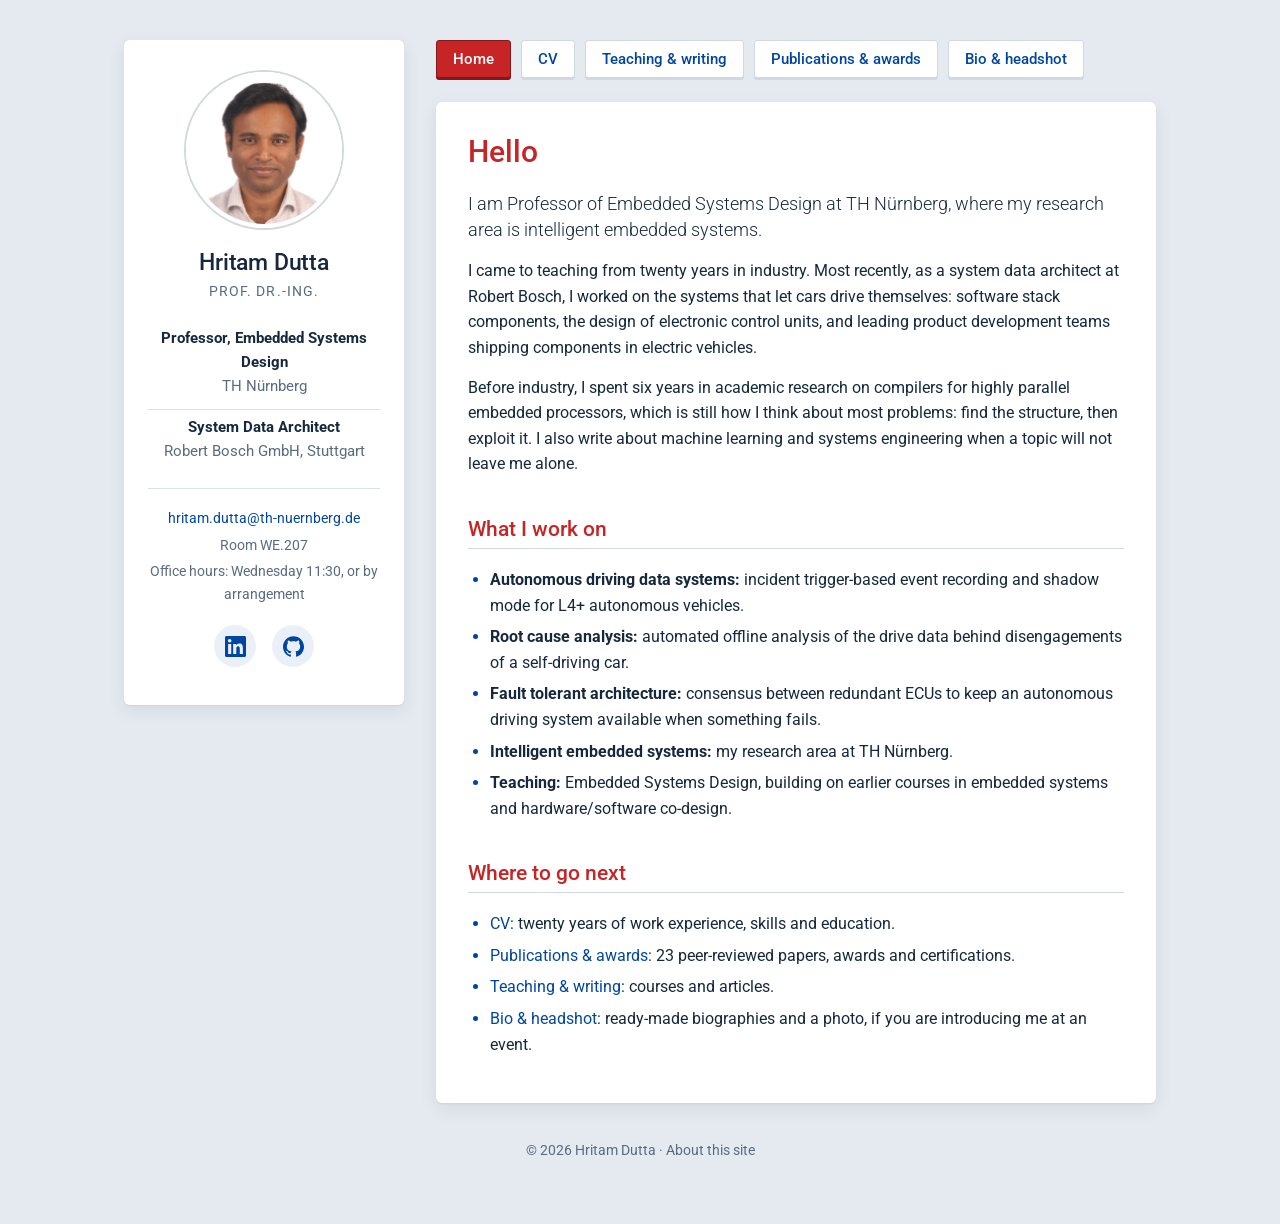
<file: index.html>
<!DOCTYPE html>
<html lang="en">
<head>
<meta charset="utf-8">
<meta name="viewport" content="width=device-width, initial-scale=1">
<title>Hritam Dutta</title>
<meta name="description" content="Prof. Dr.-Ing. Hritam Dutta teaches Embedded Systems Design at TH Nürnberg and researches intelligent embedded systems, after twenty years in industry building self-driving car technology at Robert Bosch.">
<link rel="canonical" href="https://kross11480.github.io/">
<link rel="icon" type="image/svg+xml" href="assets/favicon.svg">
<link rel="stylesheet" href="css/main.css">
<meta property="og:type" content="profile">
<meta property="og:title" content="Hritam Dutta">
<meta property="og:description" content="Professor of Embedded Systems Design at TH Nürnberg, researching intelligent embedded systems.">
<meta property="og:url" content="https://kross11480.github.io/">
<meta property="og:image" content="https://kross11480.github.io/assets/img/portrait.jpg">
</head>
<body>

<div class="layout">

  <aside class="sidebar card">
  <img class="portrait" src="assets/img/portrait.jpg" width="156" height="156" alt="Portrait of Hritam Dutta">
  <h1 class="name"><a href="index.html">Hritam Dutta</a></h1>
  <p class="degree">Prof. Dr.-Ing.</p>
  <ul class="roles">
    <li><strong>Professor, Embedded Systems Design</strong>TH N&uuml;rnberg</li>
    <li><strong>System Data Architect</strong>Robert Bosch GmbH, Stuttgart</li>
  </ul>
  <ul class="contact">
    <li><a href="mailto:hritam.dutta@th-nuernberg.de">hritam.dutta@th-nuernberg.de</a></li>
    <li>Room WE.207</li>
    <li>Office hours: Wednesday 11:30, or by arrangement</li>
  </ul>
  <ul class="socials">
    <li>
      <a href="https://www.linkedin.com/in/hritam-dutta" title="LinkedIn" aria-label="LinkedIn" rel="me">
        <svg viewBox="0 0 24 24" aria-hidden="true" focusable="false"><path d="M20.447 20.452h-3.554v-5.569c0-1.328-.027-3.037-1.852-3.037-1.853 0-2.136 1.445-2.136 2.939v5.667H9.351V9h3.414v1.561h.046c.477-.9 1.637-1.85 3.37-1.85 3.601 0 4.267 2.37 4.267 5.455v6.286zM5.337 7.433a2.062 2.062 0 01-2.063-2.065 2.064 2.064 0 112.063 2.065zm1.782 13.019H3.555V9h3.564v11.452zM22.225 0H1.771C.792 0 0 .774 0 1.729v20.542C0 23.227.792 24 1.771 24h20.451C23.2 24 24 23.227 24 22.271V1.729C24 .774 23.2 0 22.222 0h.003z"/></svg>
      </a>
    </li>
    <li>
      <a href="https://github.com/kross11480" title="GitHub" aria-label="GitHub" rel="me">
        <svg viewBox="0 0 24 24" aria-hidden="true" focusable="false"><path d="M12 .297c-6.63 0-12 5.373-12 12 0 5.303 3.438 9.8 8.205 11.385.6.113.82-.258.82-.577 0-.285-.01-1.04-.015-2.04-3.338.724-4.042-1.61-4.042-1.61C4.422 18.07 3.633 17.7 3.633 17.7c-1.087-.744.084-.729.084-.729 1.205.084 1.838 1.236 1.838 1.236 1.07 1.835 2.809 1.305 3.495.998.108-.776.417-1.305.76-1.605-2.665-.3-5.466-1.332-5.466-5.93 0-1.31.465-2.38 1.235-3.22-.135-.303-.54-1.523.105-3.176 0 0 1.005-.322 3.3 1.23.96-.267 1.98-.399 3-.405 1.02.006 2.04.138 3 .405 2.28-1.552 3.285-1.23 3.285-1.23.645 1.653.24 2.873.12 3.176.765.84 1.23 1.91 1.23 3.22 0 4.61-2.805 5.625-5.475 5.92.42.36.81 1.096.81 2.22 0 1.606-.015 2.896-.015 3.286 0 .315.21.69.825.57C20.565 22.092 24 17.592 24 12.297c0-6.627-5.373-12-12-12"/></svg>
      </a>
    </li>
  </ul>
</aside>

  <main class="content">

    <nav class="nav">
      <a href="index.html" aria-current="page">Home</a>
      <a href="cv.html">CV</a>
      <a href="teaching.html">Teaching &amp; writing</a>
      <a href="publications.html">Publications &amp; awards</a>
      <a href="bio.html">Bio &amp; headshot</a>
    </nav>

    <article class="card">
      <h1>Hello</h1>

      <p class="lead">I am Professor of Embedded Systems Design at TH N&uuml;rnberg, where my research
      area is intelligent embedded systems.</p>

      <p>I came to teaching from twenty years in industry. Most recently, as a system data architect at
      Robert Bosch, I worked on the systems that let cars drive themselves: software stack components,
      the design of electronic control units, and leading product development teams shipping components
      in electric vehicles.</p>

      <p>Before industry, I spent six years in academic research on compilers for highly parallel
      embedded processors, which is still how I think about most problems: find the structure, then
      exploit it. I also write about machine learning and systems engineering when a topic will not
      leave me alone.</p>

      <h2>What I work on</h2>
      <ul>
        <li><strong>Autonomous driving data systems:</strong> incident trigger-based event recording and
        shadow mode for L4+ autonomous vehicles.</li>
        <li><strong>Root cause analysis:</strong> automated offline analysis of the drive data behind
        disengagements of a self-driving car.</li>
        <li><strong>Fault tolerant architecture:</strong> consensus between redundant ECUs to keep an
        autonomous driving system available when something fails.</li>
        <li><strong>Intelligent embedded systems:</strong> my research area at TH N&uuml;rnberg.</li>
        <li><strong>Teaching:</strong> Embedded Systems Design, building on earlier courses in embedded
        systems and hardware/software co-design.</li>
      </ul>

      <h2>Where to go next</h2>
      <ul>
        <li><a href="cv.html">CV</a>: twenty years of work experience, skills and education.</li>
        <li><a href="publications.html">Publications &amp; awards</a>: 23 peer-reviewed papers, awards
        and certifications.</li>
        <li><a href="teaching.html">Teaching &amp; writing</a>: courses and articles.</li>
        <li><a href="bio.html">Bio &amp; headshot</a>: ready-made biographies and a photo, if you are
        introducing me at an event.</li>
      </ul>
    </article>

  </main>

</div>

<footer class="site-footer">
  <p>&copy; 2026 Hritam Dutta &middot; <a href="bio.html">About this site</a></p>
</footer>

</body>
</html>
</file>
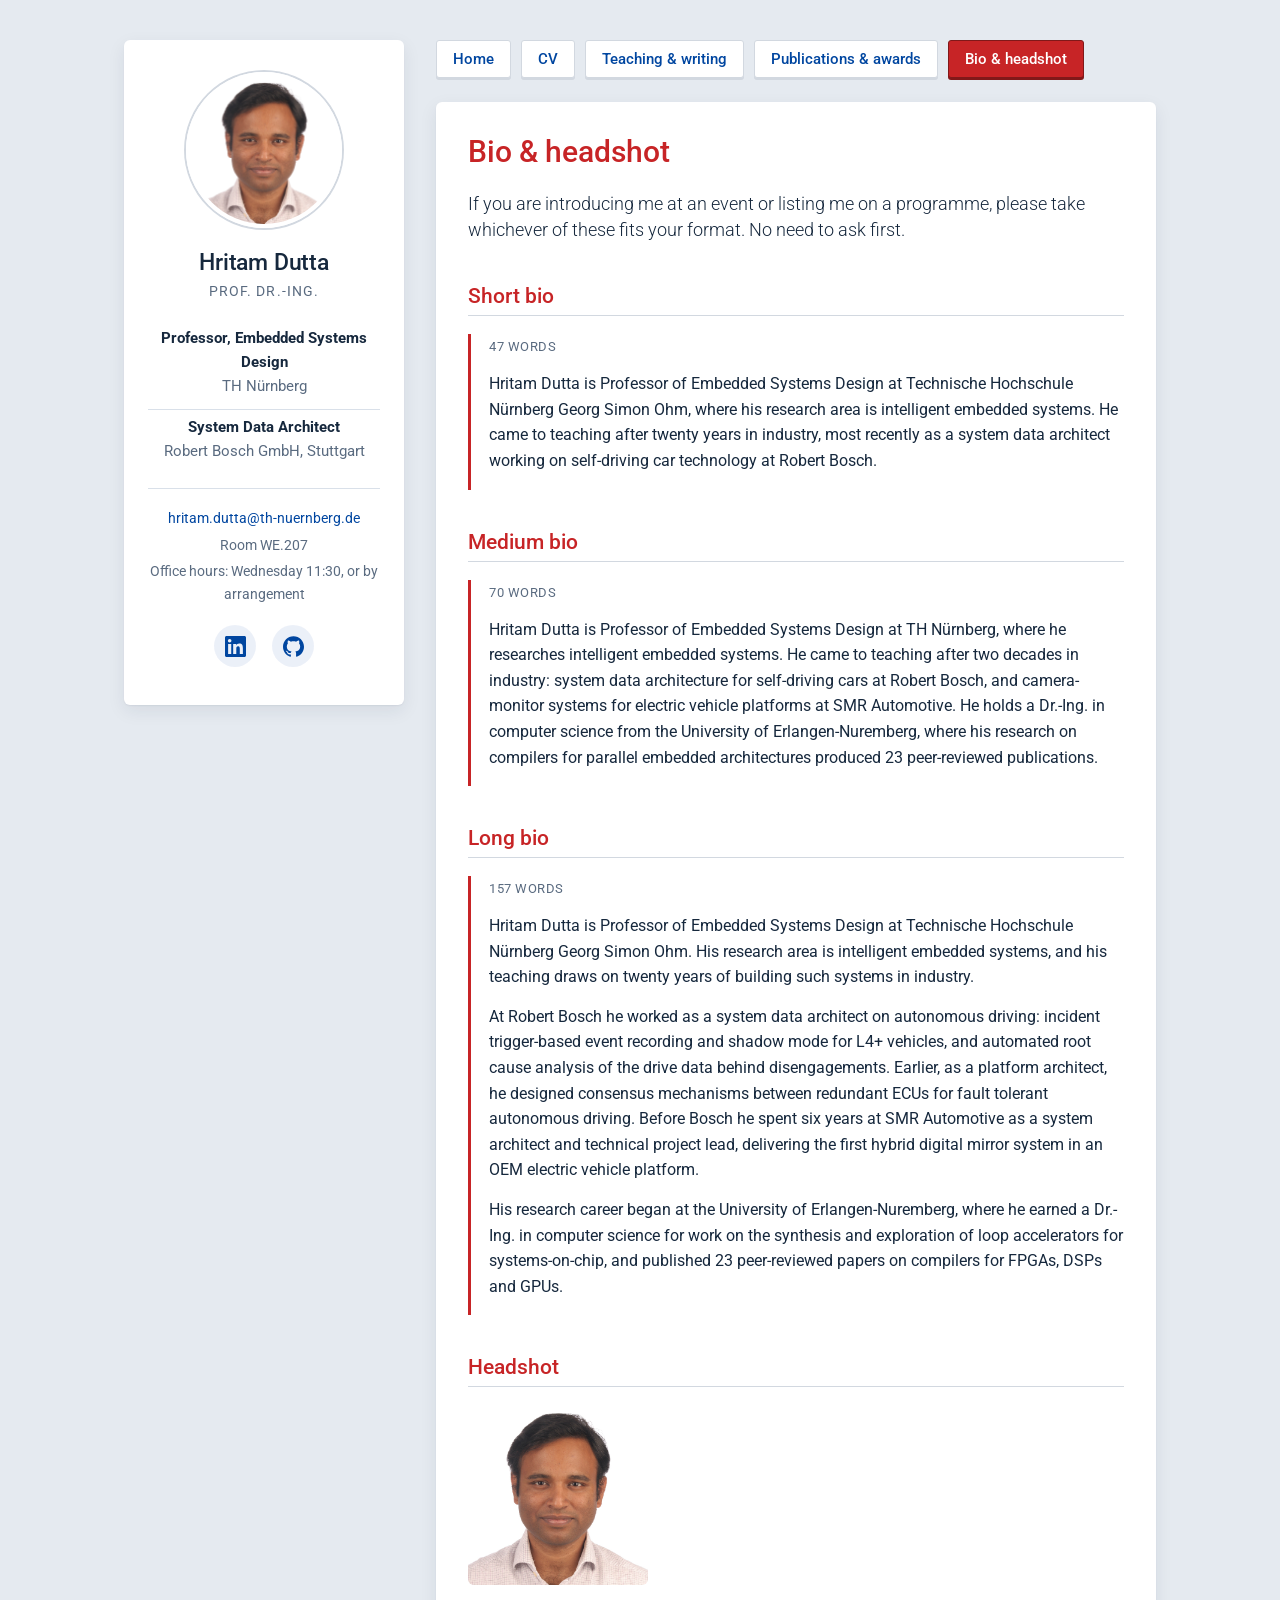
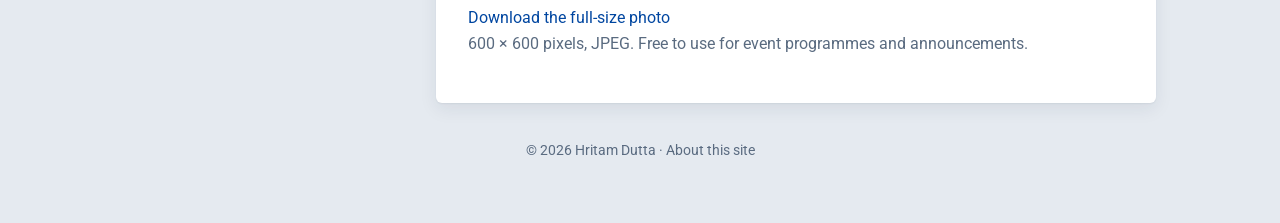
<file: bio.html>
<!DOCTYPE html>
<html lang="en">
<head>
<meta charset="utf-8">
<meta name="viewport" content="width=device-width, initial-scale=1">
<title>Bio &amp; headshot &middot; Hritam Dutta</title>
<meta name="description" content="Ready-to-use short, medium and long biographies of Prof. Dr.-Ing. Hritam Dutta, TH Nürnberg, and a downloadable headshot for event programmes.">
<link rel="canonical" href="https://kross11480.github.io/bio.html">
<link rel="icon" type="image/svg+xml" href="assets/favicon.svg">
<link rel="stylesheet" href="css/main.css">
<meta property="og:type" content="profile">
<meta property="og:title" content="Bio &amp; headshot &middot; Hritam Dutta">
<meta property="og:description" content="Ready-to-use short, medium and long biographies of Prof. Dr.-Ing. Hritam Dutta, TH Nürnberg, and a downloadable headshot for event programmes.">
<meta property="og:url" content="https://kross11480.github.io/bio.html">
<meta property="og:image" content="https://kross11480.github.io/assets/img/portrait.jpg">
</head>
<body>

<div class="layout">

  <aside class="sidebar card">
  <img class="portrait" src="assets/img/portrait.jpg" width="156" height="156" alt="Portrait of Hritam Dutta">
  <h1 class="name"><a href="index.html">Hritam Dutta</a></h1>
  <p class="degree">Prof. Dr.-Ing.</p>
  <ul class="roles">
    <li><strong>Professor, Embedded Systems Design</strong>TH N&uuml;rnberg</li>
    <li><strong>System Data Architect</strong>Robert Bosch GmbH, Stuttgart</li>
  </ul>
  <ul class="contact">
    <li><a href="mailto:hritam.dutta@th-nuernberg.de">hritam.dutta@th-nuernberg.de</a></li>
    <li>Room WE.207</li>
    <li>Office hours: Wednesday 11:30, or by arrangement</li>
  </ul>
  <ul class="socials">
    <li>
      <a href="https://www.linkedin.com/in/hritam-dutta" title="LinkedIn" aria-label="LinkedIn" rel="me">
        <svg viewBox="0 0 24 24" aria-hidden="true" focusable="false"><path d="M20.447 20.452h-3.554v-5.569c0-1.328-.027-3.037-1.852-3.037-1.853 0-2.136 1.445-2.136 2.939v5.667H9.351V9h3.414v1.561h.046c.477-.9 1.637-1.85 3.37-1.85 3.601 0 4.267 2.37 4.267 5.455v6.286zM5.337 7.433a2.062 2.062 0 01-2.063-2.065 2.064 2.064 0 112.063 2.065zm1.782 13.019H3.555V9h3.564v11.452zM22.225 0H1.771C.792 0 0 .774 0 1.729v20.542C0 23.227.792 24 1.771 24h20.451C23.2 24 24 23.227 24 22.271V1.729C24 .774 23.2 0 22.222 0h.003z"/></svg>
      </a>
    </li>
    <li>
      <a href="https://github.com/kross11480" title="GitHub" aria-label="GitHub" rel="me">
        <svg viewBox="0 0 24 24" aria-hidden="true" focusable="false"><path d="M12 .297c-6.63 0-12 5.373-12 12 0 5.303 3.438 9.8 8.205 11.385.6.113.82-.258.82-.577 0-.285-.01-1.04-.015-2.04-3.338.724-4.042-1.61-4.042-1.61C4.422 18.07 3.633 17.7 3.633 17.7c-1.087-.744.084-.729.084-.729 1.205.084 1.838 1.236 1.838 1.236 1.07 1.835 2.809 1.305 3.495.998.108-.776.417-1.305.76-1.605-2.665-.3-5.466-1.332-5.466-5.93 0-1.31.465-2.38 1.235-3.22-.135-.303-.54-1.523.105-3.176 0 0 1.005-.322 3.3 1.23.96-.267 1.98-.399 3-.405 1.02.006 2.04.138 3 .405 2.28-1.552 3.285-1.23 3.285-1.23.645 1.653.24 2.873.12 3.176.765.84 1.23 1.91 1.23 3.22 0 4.61-2.805 5.625-5.475 5.92.42.36.81 1.096.81 2.22 0 1.606-.015 2.896-.015 3.286 0 .315.21.69.825.57C20.565 22.092 24 17.592 24 12.297c0-6.627-5.373-12-12-12"/></svg>
      </a>
    </li>
  </ul>
</aside>

  <main class="content">

    <nav class="nav">
      <a href="index.html">Home</a>
      <a href="cv.html">CV</a>
      <a href="teaching.html">Teaching &amp; writing</a>
      <a href="publications.html">Publications &amp; awards</a>
      <a href="bio.html" aria-current="page">Bio &amp; headshot</a>
    </nav>

    <article class="card">
      <h1>Bio &amp; headshot</h1>
      <p class="lead">If you are introducing me at an event or listing me on a programme, please take
      whichever of these fits your format. No need to ask first.</p>

      <h2>Short bio</h2>
      <div class="bio-block">
        <p class="wordcount">47 words</p>
        <p>Hritam Dutta is Professor of Embedded Systems Design at Technische Hochschule N&uuml;rnberg
        Georg Simon Ohm, where his research area is intelligent embedded systems. He came to teaching
        after twenty years in industry, most recently as a system data architect working on self-driving
        car technology at Robert Bosch.</p>
      </div>

      <h2>Medium bio</h2>
      <div class="bio-block">
        <p class="wordcount">70 words</p>
        <p>Hritam Dutta is Professor of Embedded Systems Design at TH N&uuml;rnberg, where he researches
        intelligent embedded systems. He came to teaching after two decades in industry: system data
        architecture for self-driving cars at Robert Bosch, and camera-monitor systems for electric
        vehicle platforms at SMR Automotive. He holds a Dr.-Ing. in computer science from the University
        of Erlangen-Nuremberg, where his research on compilers for parallel embedded architectures
        produced 23 peer-reviewed publications.</p>
      </div>

      <h2>Long bio</h2>
      <div class="bio-block">
        <p class="wordcount">157 words</p>
        <p>Hritam Dutta is Professor of Embedded Systems Design at Technische Hochschule N&uuml;rnberg
        Georg Simon Ohm. His research area is intelligent embedded systems, and his teaching draws on
        twenty years of building such systems in industry.</p>
        <p>At Robert Bosch he worked as a system data architect on autonomous driving: incident
        trigger-based event recording and shadow mode for L4+ vehicles, and automated root cause
        analysis of the drive data behind disengagements. Earlier, as a platform architect, he designed
        consensus mechanisms between redundant ECUs for fault tolerant autonomous driving. Before Bosch
        he spent six years at SMR Automotive as a system architect and technical project lead,
        delivering the first hybrid digital mirror system in an OEM electric vehicle platform.</p>
        <p>His research career began at the University of Erlangen-Nuremberg, where he earned a
        Dr.-Ing. in computer science for work on the synthesis and exploration of loop accelerators for
        systems-on-chip, and published 23 peer-reviewed papers on compilers for FPGAs, DSPs and
        GPUs.</p>
      </div>

      <h2>Headshot</h2>
      <div class="headshot">
        <img src="assets/img/portrait.jpg" width="180" height="180" alt="Headshot of Hritam Dutta">
        <p><a href="assets/img/portrait.jpg" download>Download the full-size photo</a><br>
        <span class="muted">600 &times; 600 pixels, JPEG. Free to use for event programmes and
        announcements.</span></p>
      </div>
    </article>


  </main>

</div>

<footer class="site-footer">
  <p>&copy; 2026 Hritam Dutta &middot; <a href="bio.html">About this site</a></p>
</footer>

</body>
</html>
</file>
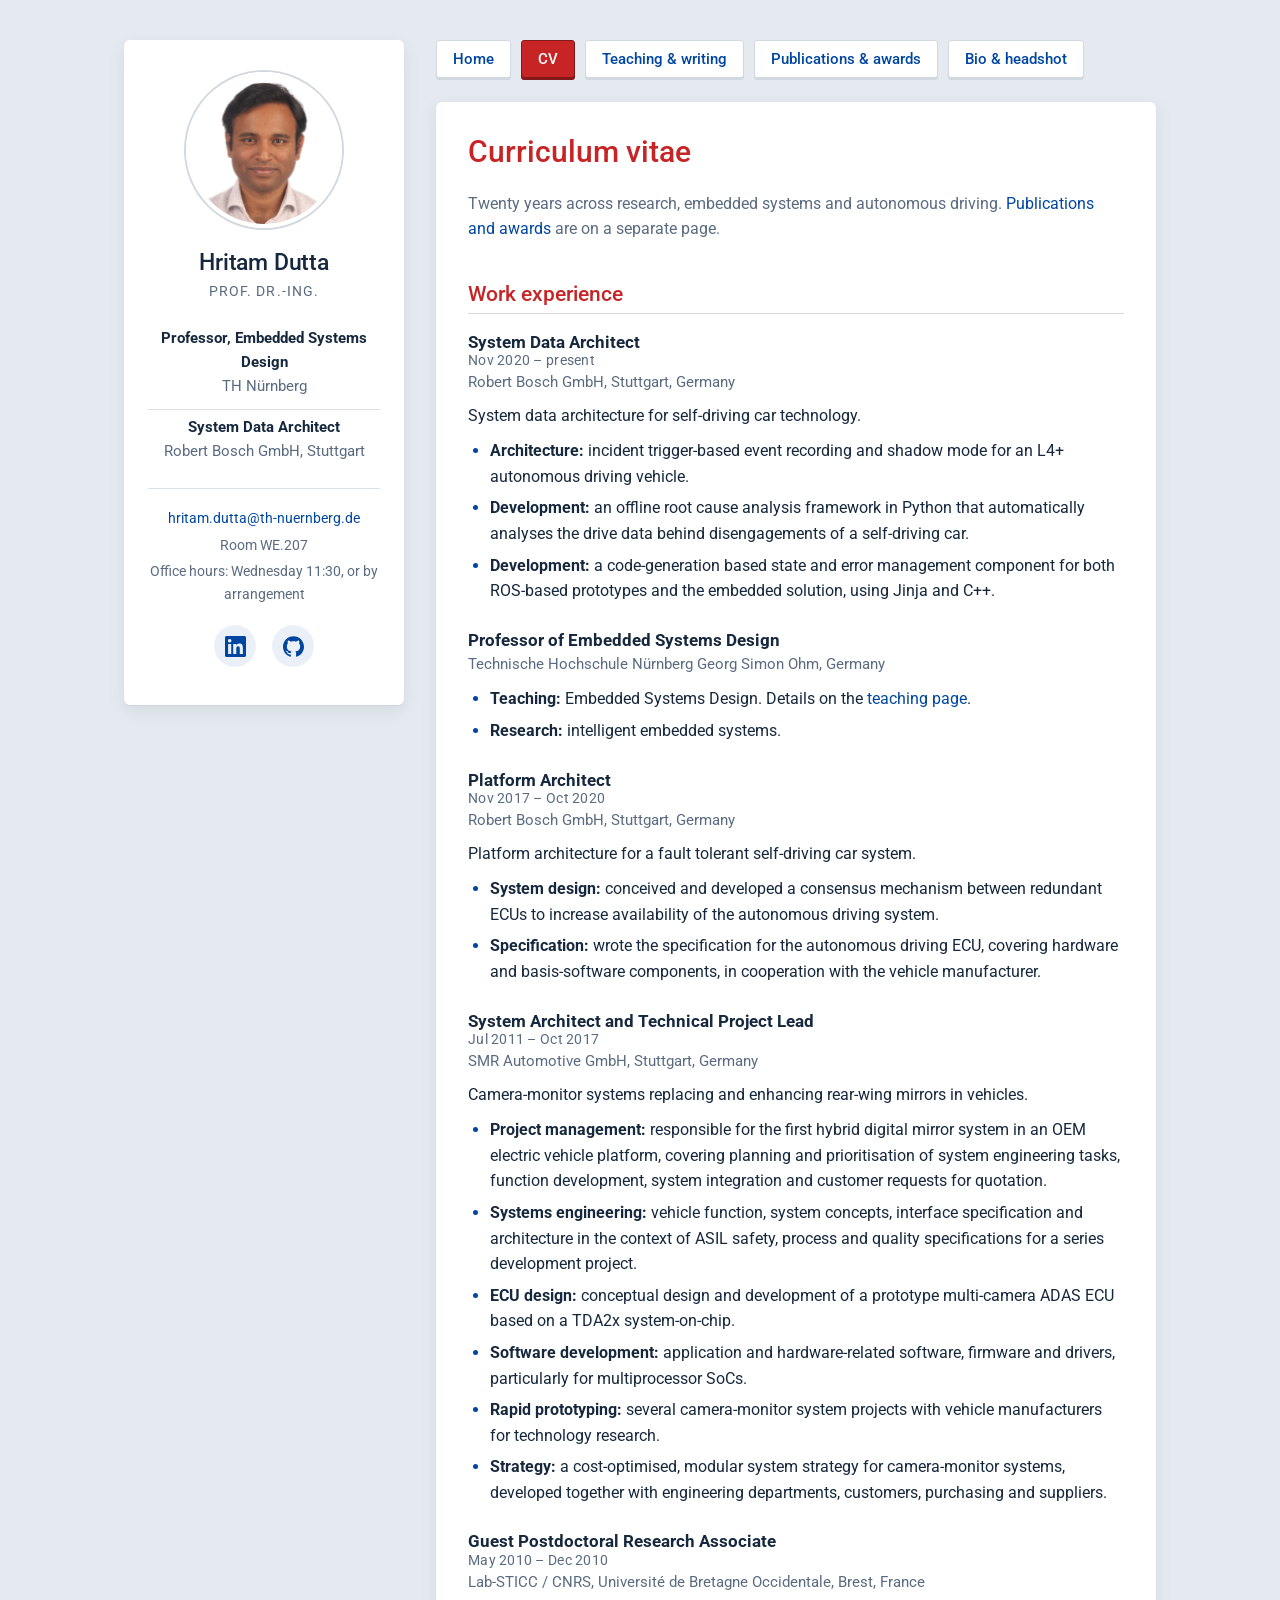
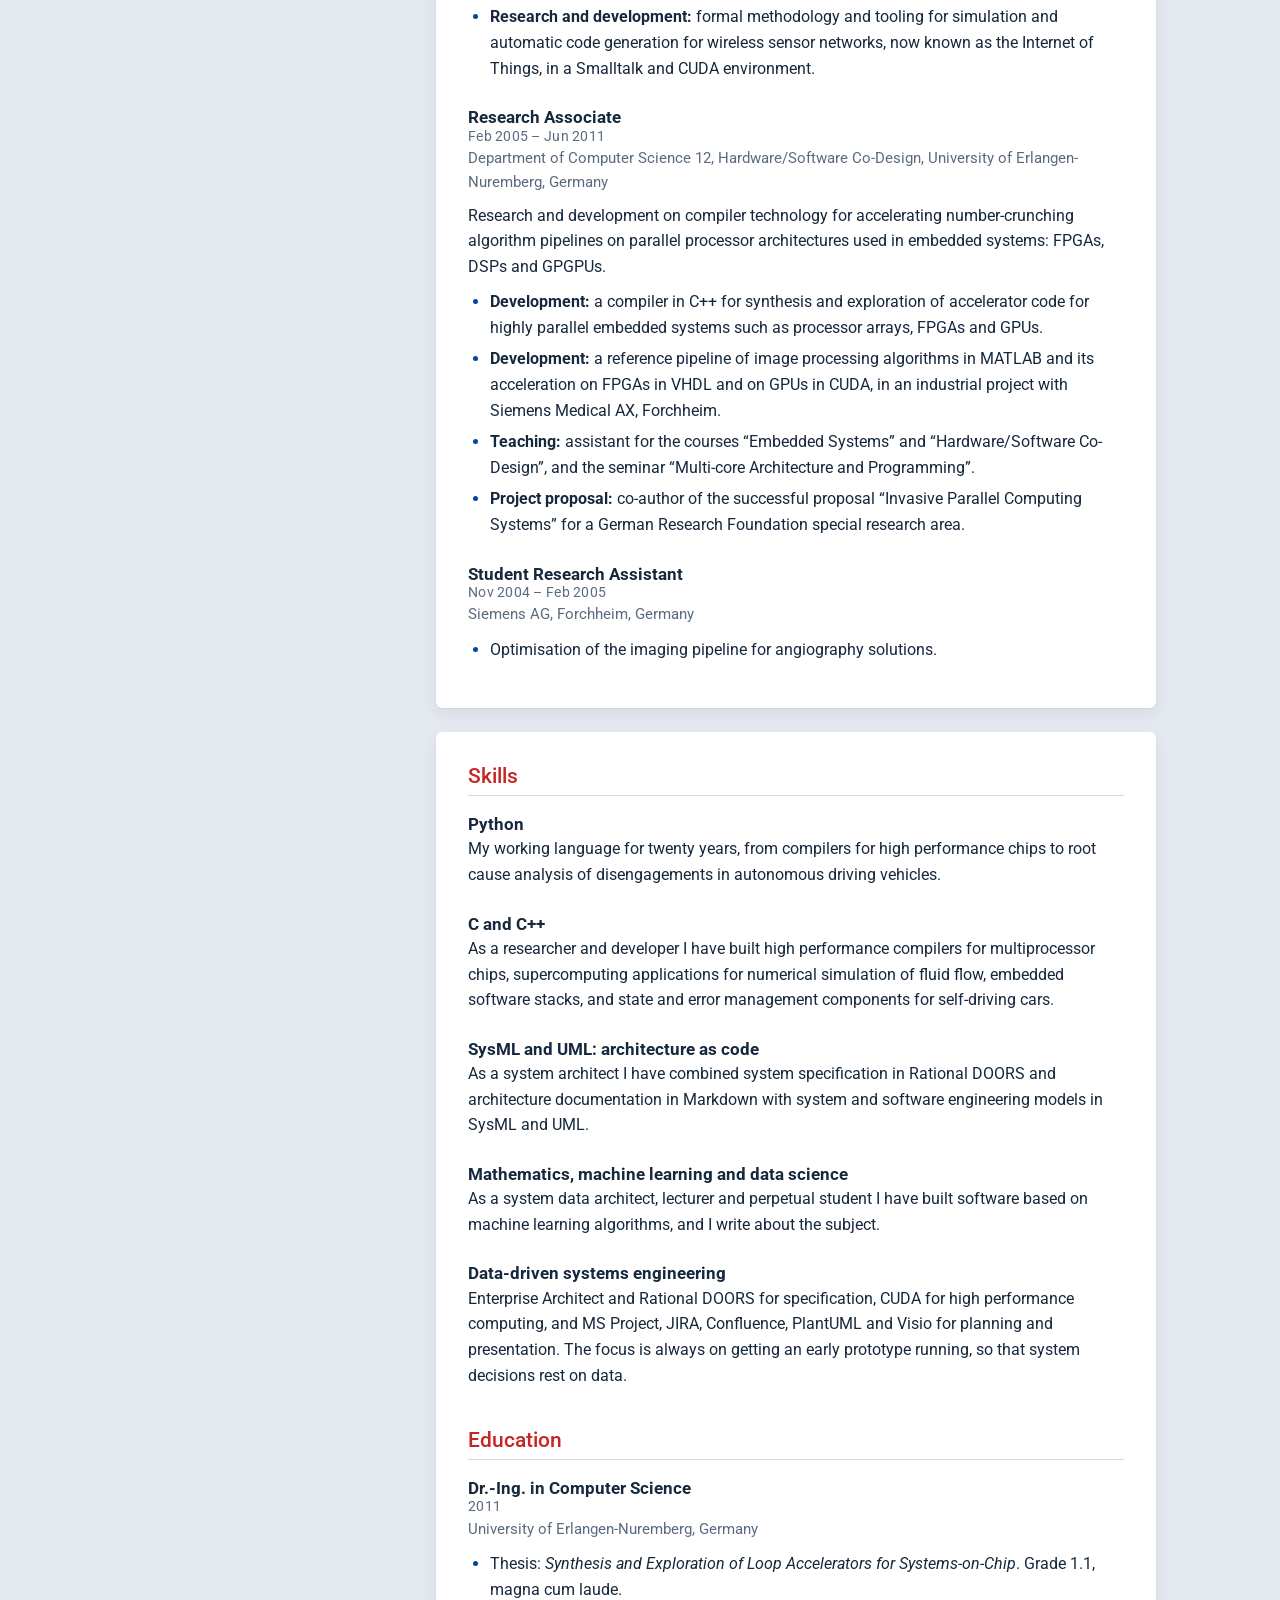
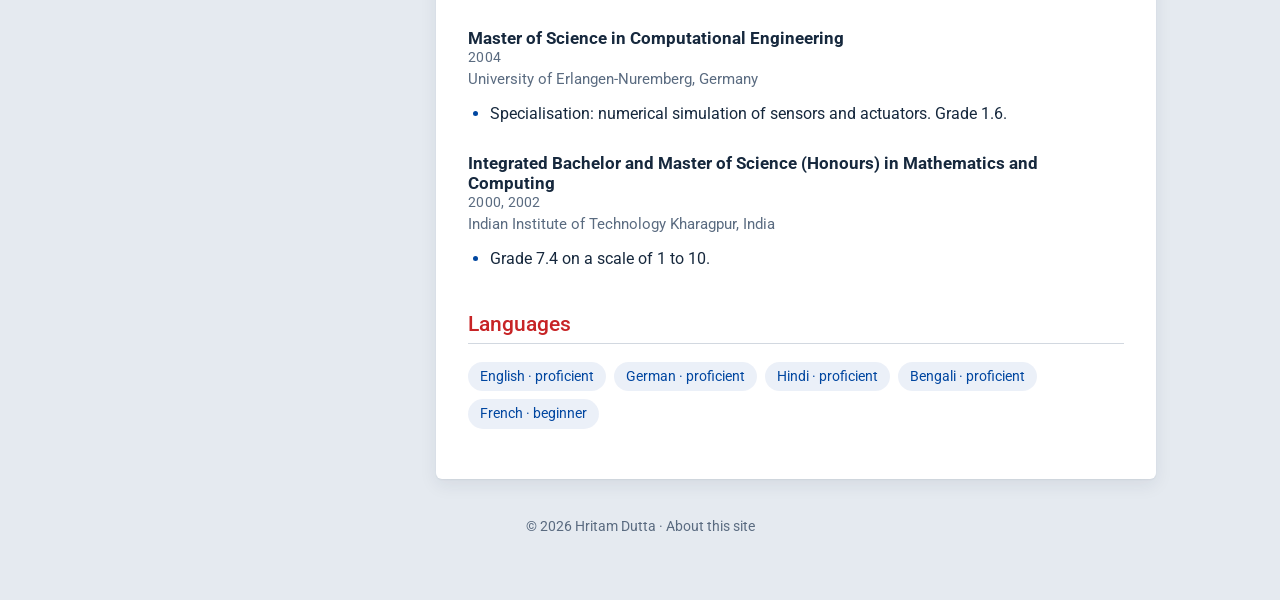
<file: cv.html>
<!DOCTYPE html>
<html lang="en">
<head>
<meta charset="utf-8">
<meta name="viewport" content="width=device-width, initial-scale=1">
<title>CV &middot; Hritam Dutta</title>
<meta name="description" content="Work experience, skills and education of Dr. Hritam Dutta: autonomous driving systems at Robert Bosch, camera-monitor systems at SMR Automotive, and compiler research at Erlangen-Nuremberg.">
<link rel="canonical" href="https://kross11480.github.io/cv.html">
<link rel="icon" type="image/svg+xml" href="assets/favicon.svg">
<link rel="stylesheet" href="css/main.css">
<meta property="og:type" content="profile">
<meta property="og:title" content="CV &middot; Hritam Dutta">
<meta property="og:description" content="Work experience, skills and education of Dr. Hritam Dutta: autonomous driving systems at Robert Bosch, camera-monitor systems at SMR Automotive, and compiler research at Erlangen-Nuremberg.">
<meta property="og:url" content="https://kross11480.github.io/cv.html">
<meta property="og:image" content="https://kross11480.github.io/assets/img/portrait.jpg">
</head>
<body>

<div class="layout">

  <aside class="sidebar card">
  <img class="portrait" src="assets/img/portrait.jpg" width="156" height="156" alt="Portrait of Hritam Dutta">
  <h1 class="name"><a href="index.html">Hritam Dutta</a></h1>
  <p class="degree">Prof. Dr.-Ing.</p>
  <ul class="roles">
    <li><strong>Professor, Embedded Systems Design</strong>TH N&uuml;rnberg</li>
    <li><strong>System Data Architect</strong>Robert Bosch GmbH, Stuttgart</li>
  </ul>
  <ul class="contact">
    <li><a href="mailto:hritam.dutta@th-nuernberg.de">hritam.dutta@th-nuernberg.de</a></li>
    <li>Room WE.207</li>
    <li>Office hours: Wednesday 11:30, or by arrangement</li>
  </ul>
  <ul class="socials">
    <li>
      <a href="https://www.linkedin.com/in/hritam-dutta" title="LinkedIn" aria-label="LinkedIn" rel="me">
        <svg viewBox="0 0 24 24" aria-hidden="true" focusable="false"><path d="M20.447 20.452h-3.554v-5.569c0-1.328-.027-3.037-1.852-3.037-1.853 0-2.136 1.445-2.136 2.939v5.667H9.351V9h3.414v1.561h.046c.477-.9 1.637-1.85 3.37-1.85 3.601 0 4.267 2.37 4.267 5.455v6.286zM5.337 7.433a2.062 2.062 0 01-2.063-2.065 2.064 2.064 0 112.063 2.065zm1.782 13.019H3.555V9h3.564v11.452zM22.225 0H1.771C.792 0 0 .774 0 1.729v20.542C0 23.227.792 24 1.771 24h20.451C23.2 24 24 23.227 24 22.271V1.729C24 .774 23.2 0 22.222 0h.003z"/></svg>
      </a>
    </li>
    <li>
      <a href="https://github.com/kross11480" title="GitHub" aria-label="GitHub" rel="me">
        <svg viewBox="0 0 24 24" aria-hidden="true" focusable="false"><path d="M12 .297c-6.63 0-12 5.373-12 12 0 5.303 3.438 9.8 8.205 11.385.6.113.82-.258.82-.577 0-.285-.01-1.04-.015-2.04-3.338.724-4.042-1.61-4.042-1.61C4.422 18.07 3.633 17.7 3.633 17.7c-1.087-.744.084-.729.084-.729 1.205.084 1.838 1.236 1.838 1.236 1.07 1.835 2.809 1.305 3.495.998.108-.776.417-1.305.76-1.605-2.665-.3-5.466-1.332-5.466-5.93 0-1.31.465-2.38 1.235-3.22-.135-.303-.54-1.523.105-3.176 0 0 1.005-.322 3.3 1.23.96-.267 1.98-.399 3-.405 1.02.006 2.04.138 3 .405 2.28-1.552 3.285-1.23 3.285-1.23.645 1.653.24 2.873.12 3.176.765.84 1.23 1.91 1.23 3.22 0 4.61-2.805 5.625-5.475 5.92.42.36.81 1.096.81 2.22 0 1.606-.015 2.896-.015 3.286 0 .315.21.69.825.57C20.565 22.092 24 17.592 24 12.297c0-6.627-5.373-12-12-12"/></svg>
      </a>
    </li>
  </ul>
</aside>

  <main class="content">

    <nav class="nav">
      <a href="index.html">Home</a>
      <a href="cv.html" aria-current="page">CV</a>
      <a href="teaching.html">Teaching &amp; writing</a>
      <a href="publications.html">Publications &amp; awards</a>
      <a href="bio.html">Bio &amp; headshot</a>
    </nav>

    <article class="card">
      <h1>Curriculum vitae</h1>
      <p class="muted">Twenty years across research, embedded systems and autonomous driving.
      <a href="publications.html">Publications and awards</a> are on a separate page.</p>

      <h2>Work experience</h2>

      <div class="entry">
        <h3>System Data Architect <span class="date">Nov 2020 &ndash; present</span></h3>
        <p class="org">Robert Bosch GmbH, Stuttgart, Germany</p>
        <p class="summary">System data architecture for self-driving car technology.</p>
        <ul>
          <li><strong>Architecture:</strong> incident trigger-based event recording and shadow mode for
          an L4+ autonomous driving vehicle.</li>
          <li><strong>Development:</strong> an offline root cause analysis framework in Python that
          automatically analyses the drive data behind disengagements of a self-driving car.</li>
          <li><strong>Development:</strong> a code-generation based state and error management component
          for both ROS-based prototypes and the embedded solution, using Jinja and C++.</li>
        </ul>
      </div>

      <div class="entry">
        <!-- TODO Hritam: add your appointment year here, as <span class="date">Since 20XX</span>. -->
        <h3>Professor of Embedded Systems Design</h3>
        <p class="org">Technische Hochschule N&uuml;rnberg Georg Simon Ohm, Germany</p>
        <ul>
          <li><strong>Teaching:</strong> Embedded Systems Design. Details on the
          <a href="teaching.html">teaching page</a>.</li>
          <li><strong>Research:</strong> intelligent embedded systems.</li>
        </ul>
      </div>

      <div class="entry">
        <h3>Platform Architect <span class="date">Nov 2017 &ndash; Oct 2020</span></h3>
        <p class="org">Robert Bosch GmbH, Stuttgart, Germany</p>
        <p class="summary">Platform architecture for a fault tolerant self-driving car system.</p>
        <ul>
          <li><strong>System design:</strong> conceived and developed a consensus mechanism between
          redundant ECUs to increase availability of the autonomous driving system.</li>
          <li><strong>Specification:</strong> wrote the specification for the autonomous driving ECU,
          covering hardware and basis-software components, in cooperation with the vehicle
          manufacturer.</li>
        </ul>
      </div>

      <div class="entry">
        <h3>System Architect and Technical Project Lead <span class="date">Jul 2011 &ndash; Oct 2017</span></h3>
        <p class="org">SMR Automotive GmbH, Stuttgart, Germany</p>
        <p class="summary">Camera-monitor systems replacing and enhancing rear-wing mirrors in
        vehicles.</p>
        <ul>
          <li><strong>Project management:</strong> responsible for the first hybrid digital mirror system
          in an OEM electric vehicle platform, covering planning and prioritisation of system engineering
          tasks, function development, system integration and customer requests for quotation.</li>
          <li><strong>Systems engineering:</strong> vehicle function, system concepts, interface
          specification and architecture in the context of ASIL safety, process and quality
          specifications for a series development project.</li>
          <li><strong>ECU design:</strong> conceptual design and development of a prototype multi-camera
          ADAS ECU based on a TDA2x system-on-chip.</li>
          <li><strong>Software development:</strong> application and hardware-related software, firmware
          and drivers, particularly for multiprocessor SoCs.</li>
          <li><strong>Rapid prototyping:</strong> several camera-monitor system projects with vehicle
          manufacturers for technology research.</li>
          <li><strong>Strategy:</strong> a cost-optimised, modular system strategy for camera-monitor
          systems, developed together with engineering departments, customers, purchasing and
          suppliers.</li>
        </ul>
      </div>

      <div class="entry">
        <h3>Guest Postdoctoral Research Associate <span class="date">May 2010 &ndash; Dec 2010</span></h3>
        <p class="org">Lab-STICC / CNRS, Universit&eacute; de Bretagne Occidentale, Brest, France</p>
        <ul>
          <li><strong>Research and development:</strong> formal methodology and tooling for simulation
          and automatic code generation for wireless sensor networks, now known as the Internet of
          Things, in a Smalltalk and CUDA environment.</li>
        </ul>
      </div>

      <div class="entry">
        <h3>Research Associate <span class="date">Feb 2005 &ndash; Jun 2011</span></h3>
        <p class="org">Department of Computer Science 12, Hardware/Software Co-Design,
        University of Erlangen-Nuremberg, Germany</p>
        <p class="summary">Research and development on compiler technology for accelerating
        number-crunching algorithm pipelines on parallel processor architectures used in embedded
        systems: FPGAs, DSPs and GPGPUs.</p>
        <ul>
          <li><strong>Development:</strong> a compiler in C++ for synthesis and exploration of
          accelerator code for highly parallel embedded systems such as processor arrays, FPGAs and
          GPUs.</li>
          <li><strong>Development:</strong> a reference pipeline of image processing algorithms in MATLAB
          and its acceleration on FPGAs in VHDL and on GPUs in CUDA, in an industrial project with
          Siemens Medical AX, Forchheim.</li>
          <li><strong>Teaching:</strong> assistant for the courses &ldquo;Embedded Systems&rdquo; and
          &ldquo;Hardware/Software Co-Design&rdquo;, and the seminar &ldquo;Multi-core Architecture and
          Programming&rdquo;.</li>
          <li><strong>Project proposal:</strong> co-author of the successful proposal &ldquo;Invasive
          Parallel Computing Systems&rdquo; for a German Research Foundation special research area.</li>
        </ul>
      </div>

      <div class="entry">
        <h3>Student Research Assistant <span class="date">Nov 2004 &ndash; Feb 2005</span></h3>
        <p class="org">Siemens AG, Forchheim, Germany</p>
        <ul>
          <li>Optimisation of the imaging pipeline for angiography solutions.</li>
        </ul>
      </div>
    </article>

    <article class="card">
      <h2>Skills</h2>

      <div class="entry">
        <h3>Python</h3>
        <p>My working language for twenty years, from compilers for high performance chips to root cause
        analysis of disengagements in autonomous driving vehicles.</p>
      </div>

      <div class="entry">
        <h3>C and C++</h3>
        <p>As a researcher and developer I have built high performance compilers for multiprocessor
        chips, supercomputing applications for numerical simulation of fluid flow, embedded software
        stacks, and state and error management components for self-driving cars.</p>
      </div>

      <div class="entry">
        <h3>SysML and UML: architecture as code</h3>
        <p>As a system architect I have combined system specification in Rational DOORS and architecture
        documentation in Markdown with system and software engineering models in SysML and UML.</p>
      </div>

      <div class="entry">
        <h3>Mathematics, machine learning and data science</h3>
        <p>As a system data architect, lecturer and perpetual student I have built software based on
        machine learning algorithms, and I write about the subject.</p>
      </div>

      <div class="entry">
        <h3>Data-driven systems engineering</h3>
        <p>Enterprise Architect and Rational DOORS for specification, CUDA for high performance
        computing, and MS Project, JIRA, Confluence, PlantUML and Visio for planning and presentation.
        The focus is always on getting an early prototype running, so that system decisions rest on
        data.</p>
      </div>

      <h2>Education</h2>

      <div class="entry">
        <h3>Dr.-Ing. in Computer Science <span class="date">2011</span></h3>
        <p class="org">University of Erlangen-Nuremberg, Germany</p>
        <ul>
          <li>Thesis: <em>Synthesis and Exploration of Loop Accelerators for Systems-on-Chip</em>.
          Grade 1.1, magna cum laude.</li>
        </ul>
      </div>

      <div class="entry">
        <h3>Master of Science in Computational Engineering <span class="date">2004</span></h3>
        <p class="org">University of Erlangen-Nuremberg, Germany</p>
        <ul>
          <li>Specialisation: numerical simulation of sensors and actuators. Grade 1.6.</li>
        </ul>
      </div>

      <div class="entry">
        <h3>Integrated Bachelor and Master of Science (Honours) in Mathematics and Computing
        <span class="date">2000, 2002</span></h3>
        <p class="org">Indian Institute of Technology Kharagpur, India</p>
        <ul>
          <li>Grade 7.4 on a scale of 1 to 10.</li>
        </ul>
      </div>

      <h2>Languages</h2>
      <ul class="tag-row">
        <li>English &middot; proficient</li>
        <li>German &middot; proficient</li>
        <li>Hindi &middot; proficient</li>
        <li>Bengali &middot; proficient</li>
        <li>French &middot; beginner</li>
      </ul>
    </article>


  </main>

</div>

<footer class="site-footer">
  <p>&copy; 2026 Hritam Dutta &middot; <a href="bio.html">About this site</a></p>
</footer>

</body>
</html>
</file>
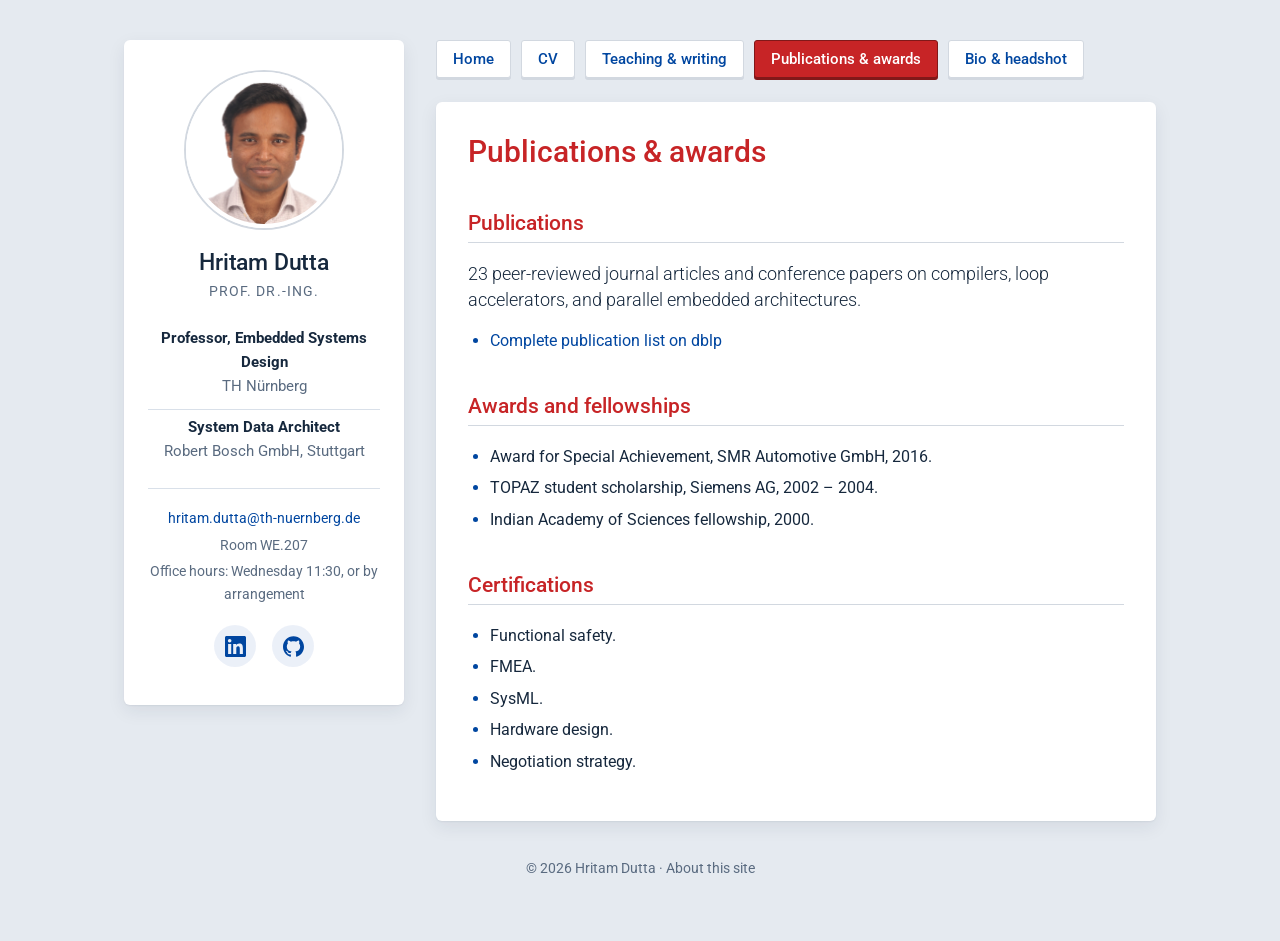
<file: publications.html>
<!DOCTYPE html>
<html lang="en">
<head>
<meta charset="utf-8">
<meta name="viewport" content="width=device-width, initial-scale=1">
<title>Publications &amp; awards &middot; Hritam Dutta</title>
<meta name="description" content="23 peer-reviewed publications on compilers and parallel embedded architectures, plus awards, fellowships and certifications.">
<link rel="canonical" href="https://kross11480.github.io/publications.html">
<link rel="icon" type="image/svg+xml" href="assets/favicon.svg">
<link rel="stylesheet" href="css/main.css">
<meta property="og:type" content="profile">
<meta property="og:title" content="Publications &amp; awards &middot; Hritam Dutta">
<meta property="og:description" content="23 peer-reviewed publications on compilers and parallel embedded architectures, plus awards, fellowships and certifications.">
<meta property="og:url" content="https://kross11480.github.io/publications.html">
<meta property="og:image" content="https://kross11480.github.io/assets/img/portrait.jpg">
</head>
<body>

<div class="layout">

  <aside class="sidebar card">
  <img class="portrait" src="assets/img/portrait.jpg" width="156" height="156" alt="Portrait of Hritam Dutta">
  <h1 class="name"><a href="index.html">Hritam Dutta</a></h1>
  <p class="degree">Prof. Dr.-Ing.</p>
  <ul class="roles">
    <li><strong>Professor, Embedded Systems Design</strong>TH N&uuml;rnberg</li>
    <li><strong>System Data Architect</strong>Robert Bosch GmbH, Stuttgart</li>
  </ul>
  <ul class="contact">
    <li><a href="mailto:hritam.dutta@th-nuernberg.de">hritam.dutta@th-nuernberg.de</a></li>
    <li>Room WE.207</li>
    <li>Office hours: Wednesday 11:30, or by arrangement</li>
  </ul>
  <ul class="socials">
    <li>
      <a href="https://www.linkedin.com/in/hritam-dutta" title="LinkedIn" aria-label="LinkedIn" rel="me">
        <svg viewBox="0 0 24 24" aria-hidden="true" focusable="false"><path d="M20.447 20.452h-3.554v-5.569c0-1.328-.027-3.037-1.852-3.037-1.853 0-2.136 1.445-2.136 2.939v5.667H9.351V9h3.414v1.561h.046c.477-.9 1.637-1.85 3.37-1.85 3.601 0 4.267 2.37 4.267 5.455v6.286zM5.337 7.433a2.062 2.062 0 01-2.063-2.065 2.064 2.064 0 112.063 2.065zm1.782 13.019H3.555V9h3.564v11.452zM22.225 0H1.771C.792 0 0 .774 0 1.729v20.542C0 23.227.792 24 1.771 24h20.451C23.2 24 24 23.227 24 22.271V1.729C24 .774 23.2 0 22.222 0h.003z"/></svg>
      </a>
    </li>
    <li>
      <a href="https://github.com/kross11480" title="GitHub" aria-label="GitHub" rel="me">
        <svg viewBox="0 0 24 24" aria-hidden="true" focusable="false"><path d="M12 .297c-6.63 0-12 5.373-12 12 0 5.303 3.438 9.8 8.205 11.385.6.113.82-.258.82-.577 0-.285-.01-1.04-.015-2.04-3.338.724-4.042-1.61-4.042-1.61C4.422 18.07 3.633 17.7 3.633 17.7c-1.087-.744.084-.729.084-.729 1.205.084 1.838 1.236 1.838 1.236 1.07 1.835 2.809 1.305 3.495.998.108-.776.417-1.305.76-1.605-2.665-.3-5.466-1.332-5.466-5.93 0-1.31.465-2.38 1.235-3.22-.135-.303-.54-1.523.105-3.176 0 0 1.005-.322 3.3 1.23.96-.267 1.98-.399 3-.405 1.02.006 2.04.138 3 .405 2.28-1.552 3.285-1.23 3.285-1.23.645 1.653.24 2.873.12 3.176.765.84 1.23 1.91 1.23 3.22 0 4.61-2.805 5.625-5.475 5.92.42.36.81 1.096.81 2.22 0 1.606-.015 2.896-.015 3.286 0 .315.21.69.825.57C20.565 22.092 24 17.592 24 12.297c0-6.627-5.373-12-12-12"/></svg>
      </a>
    </li>
  </ul>
</aside>

  <main class="content">

    <nav class="nav">
      <a href="index.html">Home</a>
      <a href="cv.html">CV</a>
      <a href="teaching.html">Teaching &amp; writing</a>
      <a href="publications.html" aria-current="page">Publications &amp; awards</a>
      <a href="bio.html">Bio &amp; headshot</a>
    </nav>

    <article class="card">
      <h1>Publications &amp; awards</h1>

      <h2>Publications</h2>
      <p class="lead">23 peer-reviewed journal articles and conference papers on compilers, loop
      accelerators, and parallel embedded architectures.</p>
      <ul>
        <li><a href="https://dblp.uni-trier.de/pid/44/3448.html">Complete publication list on dblp</a></li>
      </ul>
      <!-- TODO Hritam: consider listing three or four selected papers here by title and venue,
           so a reader sees the work without leaving the page. -->

      <h2>Awards and fellowships</h2>
      <ul>
        <li>Award for Special Achievement, SMR Automotive GmbH, 2016.</li>
        <li>TOPAZ student scholarship, Siemens AG, 2002 &ndash; 2004.</li>
        <li>Indian Academy of Sciences fellowship, 2000.</li>
      </ul>

      <h2>Certifications</h2>
      <ul>
        <li>Functional safety.</li>
        <li>FMEA.</li>
        <li>SysML.</li>
        <li>Hardware design.</li>
        <li>Negotiation strategy.</li>
      </ul>
    </article>


  </main>

</div>

<footer class="site-footer">
  <p>&copy; 2026 Hritam Dutta &middot; <a href="bio.html">About this site</a></p>
</footer>

</body>
</html>
</file>
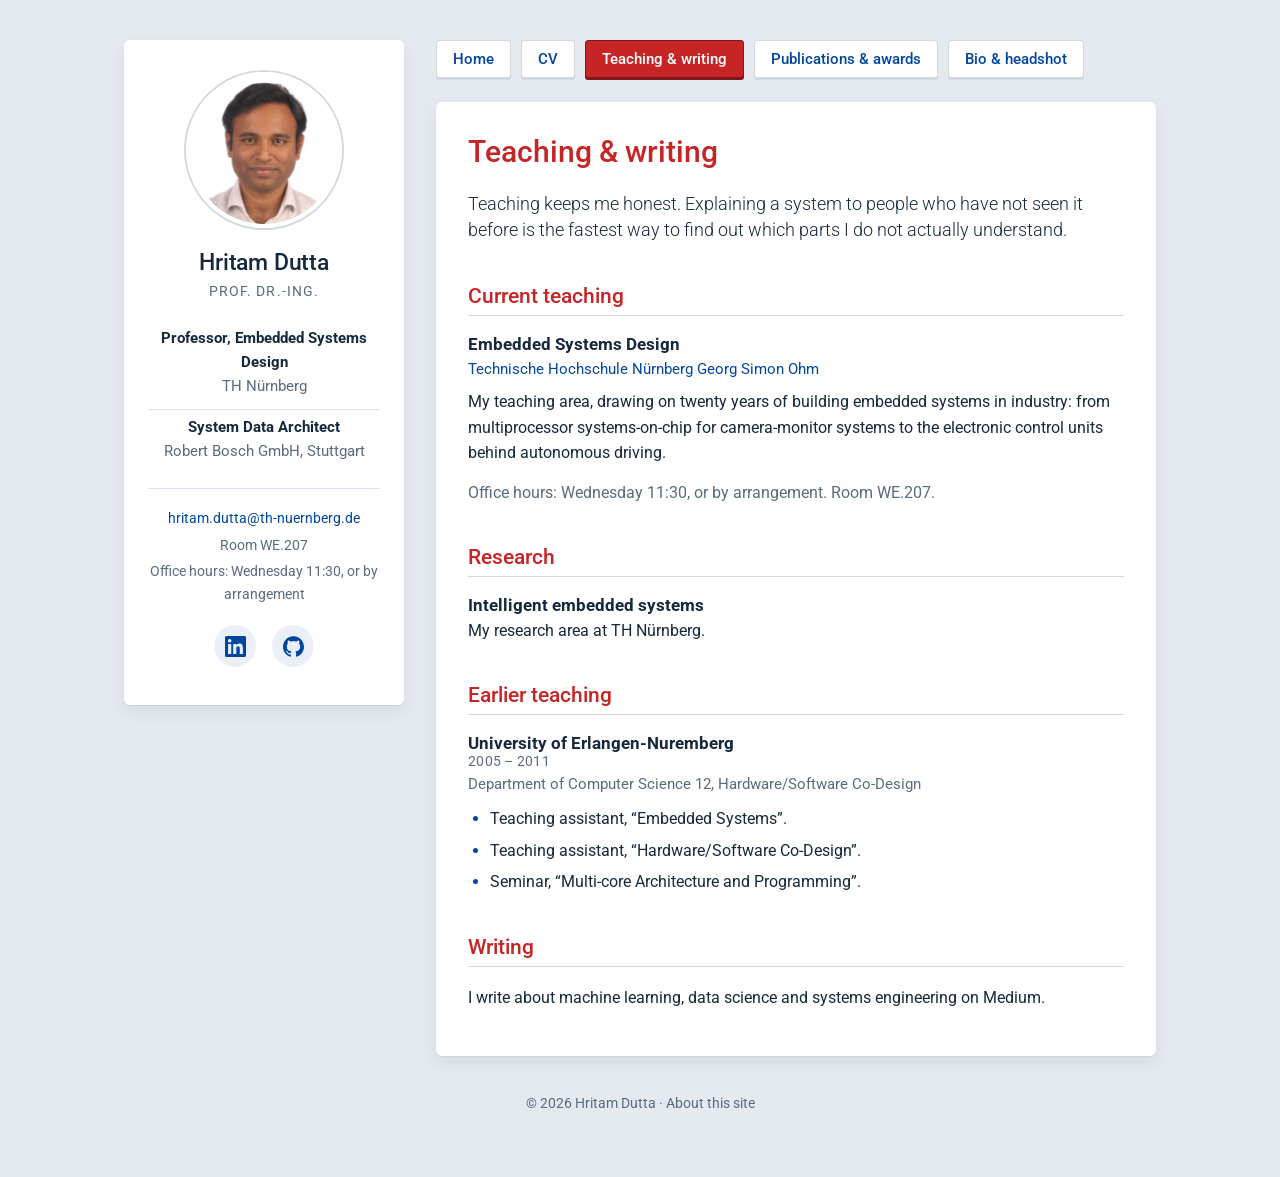
<file: teaching.html>
<!DOCTYPE html>
<html lang="en">
<head>
<meta charset="utf-8">
<meta name="viewport" content="width=device-width, initial-scale=1">
<title>Teaching &amp; writing &middot; Hritam Dutta</title>
<meta name="description" content="Prof. Dr.-Ing. Hritam Dutta teaches Embedded Systems Design at TH Nürnberg and researches intelligent embedded systems, with earlier teaching in hardware/software co-design.">
<link rel="canonical" href="https://kross11480.github.io/teaching.html">
<link rel="icon" type="image/svg+xml" href="assets/favicon.svg">
<link rel="stylesheet" href="css/main.css">
<meta property="og:type" content="profile">
<meta property="og:title" content="Teaching &amp; writing &middot; Hritam Dutta">
<meta property="og:description" content="Prof. Dr.-Ing. Hritam Dutta teaches Embedded Systems Design at TH Nürnberg and researches intelligent embedded systems, with earlier teaching in hardware/software co-design.">
<meta property="og:url" content="https://kross11480.github.io/teaching.html">
<meta property="og:image" content="https://kross11480.github.io/assets/img/portrait.jpg">
</head>
<body>

<div class="layout">

  <aside class="sidebar card">
  <img class="portrait" src="assets/img/portrait.jpg" width="156" height="156" alt="Portrait of Hritam Dutta">
  <h1 class="name"><a href="index.html">Hritam Dutta</a></h1>
  <p class="degree">Prof. Dr.-Ing.</p>
  <ul class="roles">
    <li><strong>Professor, Embedded Systems Design</strong>TH N&uuml;rnberg</li>
    <li><strong>System Data Architect</strong>Robert Bosch GmbH, Stuttgart</li>
  </ul>
  <ul class="contact">
    <li><a href="mailto:hritam.dutta@th-nuernberg.de">hritam.dutta@th-nuernberg.de</a></li>
    <li>Room WE.207</li>
    <li>Office hours: Wednesday 11:30, or by arrangement</li>
  </ul>
  <ul class="socials">
    <li>
      <a href="https://www.linkedin.com/in/hritam-dutta" title="LinkedIn" aria-label="LinkedIn" rel="me">
        <svg viewBox="0 0 24 24" aria-hidden="true" focusable="false"><path d="M20.447 20.452h-3.554v-5.569c0-1.328-.027-3.037-1.852-3.037-1.853 0-2.136 1.445-2.136 2.939v5.667H9.351V9h3.414v1.561h.046c.477-.9 1.637-1.85 3.37-1.85 3.601 0 4.267 2.37 4.267 5.455v6.286zM5.337 7.433a2.062 2.062 0 01-2.063-2.065 2.064 2.064 0 112.063 2.065zm1.782 13.019H3.555V9h3.564v11.452zM22.225 0H1.771C.792 0 0 .774 0 1.729v20.542C0 23.227.792 24 1.771 24h20.451C23.2 24 24 23.227 24 22.271V1.729C24 .774 23.2 0 22.222 0h.003z"/></svg>
      </a>
    </li>
    <li>
      <a href="https://github.com/kross11480" title="GitHub" aria-label="GitHub" rel="me">
        <svg viewBox="0 0 24 24" aria-hidden="true" focusable="false"><path d="M12 .297c-6.63 0-12 5.373-12 12 0 5.303 3.438 9.8 8.205 11.385.6.113.82-.258.82-.577 0-.285-.01-1.04-.015-2.04-3.338.724-4.042-1.61-4.042-1.61C4.422 18.07 3.633 17.7 3.633 17.7c-1.087-.744.084-.729.084-.729 1.205.084 1.838 1.236 1.838 1.236 1.07 1.835 2.809 1.305 3.495.998.108-.776.417-1.305.76-1.605-2.665-.3-5.466-1.332-5.466-5.93 0-1.31.465-2.38 1.235-3.22-.135-.303-.54-1.523.105-3.176 0 0 1.005-.322 3.3 1.23.96-.267 1.98-.399 3-.405 1.02.006 2.04.138 3 .405 2.28-1.552 3.285-1.23 3.285-1.23.645 1.653.24 2.873.12 3.176.765.84 1.23 1.91 1.23 3.22 0 4.61-2.805 5.625-5.475 5.92.42.36.81 1.096.81 2.22 0 1.606-.015 2.896-.015 3.286 0 .315.21.69.825.57C20.565 22.092 24 17.592 24 12.297c0-6.627-5.373-12-12-12"/></svg>
      </a>
    </li>
  </ul>
</aside>

  <main class="content">

    <nav class="nav">
      <a href="index.html">Home</a>
      <a href="cv.html">CV</a>
      <a href="teaching.html" aria-current="page">Teaching &amp; writing</a>
      <a href="publications.html">Publications &amp; awards</a>
      <a href="bio.html">Bio &amp; headshot</a>
    </nav>

    <article class="card">
      <h1>Teaching &amp; writing</h1>
      <p class="lead">Teaching keeps me honest. Explaining a system to people who have not seen it before
      is the fastest way to find out which parts I do not actually understand.</p>

      <h2>Current teaching</h2>
      <div class="entry">
        <h3>Embedded Systems Design</h3>
        <p class="org"><a href="https://www.th-nuernberg.de/person/dutta-hritam/">Technische Hochschule
        N&uuml;rnberg Georg Simon Ohm</a></p>
        <p>My teaching area, drawing on twenty years of building embedded systems in industry: from
        multiprocessor systems-on-chip for camera-monitor systems to the electronic control units
        behind autonomous driving.</p>
        <p class="muted">Office hours: Wednesday 11:30, or by arrangement. Room WE.207.</p>
        <!-- TODO Hritam: list the individual modules and the semesters they run in. -->

      </div>

      <h2>Research</h2>
      <div class="entry">
        <h3>Intelligent embedded systems</h3>
        <p>My research area at TH N&uuml;rnberg.</p>
        <!-- TODO Hritam: a few sentences on current projects, and links to any student theses
             you are supervising, would make this section earn its place. -->
      </div>

      <h2>Earlier teaching</h2>
      <div class="entry">
        <h3>University of Erlangen-Nuremberg <span class="date">2005 &ndash; 2011</span></h3>
        <p class="org">Department of Computer Science 12, Hardware/Software Co-Design</p>
        <ul>
          <li>Teaching assistant, &ldquo;Embedded Systems&rdquo;.</li>
          <li>Teaching assistant, &ldquo;Hardware/Software Co-Design&rdquo;.</li>
          <li>Seminar, &ldquo;Multi-core Architecture and Programming&rdquo;.</li>
        </ul>
      </div>

      <h2>Writing</h2>
      <!-- TODO Hritam: replace this paragraph with a link to your Medium profile,
           and list two or three articles you would want a reader to start with. -->
      <p>I write about machine learning, data science and systems engineering on Medium.</p>
    </article>


  </main>

</div>

<footer class="site-footer">
  <p>&copy; 2026 Hritam Dutta &middot; <a href="bio.html">About this site</a></p>
</footer>

</body>
</html>
</file>
<file: css/main.css>
/* ------------------------------------------------------------------
   Hritam Dutta : personal site

   Typography and palette follow the Technische Hochschule Nuernberg
   house style: Roboto, body text #16283d, headings #c72426, links
   #0046a0 turning red on hover. Roboto is self-hosted (Apache 2.0)
   rather than loaded from Google Fonts, which keeps the site free of
   third-party requests.
------------------------------------------------------------------ */

/* ---------------------------------------------------------- Roboto */

@font-face {
  font-family: "Roboto";
  font-style: italic;
  font-weight: 400;
  font-display: swap;
  src: url("../assets/fonts/roboto-400-italic-latin-ext.woff2") format("woff2");
  unicode-range: U+0100-02BA, U+02BD-02C5, U+02C7-02CC, U+02CE-02D7, U+02DD-02FF, U+0304, U+0308, U+0329, U+1D00-1DBF, U+1E00-1E9F, U+1EF2-1EFF, U+2020, U+20A0-20AB, U+20AD-20C0, U+2113, U+2C60-2C7F, U+A720-A7FF;
}
@font-face {
  font-family: "Roboto";
  font-style: italic;
  font-weight: 400;
  font-display: swap;
  src: url("../assets/fonts/roboto-400-italic-latin.woff2") format("woff2");
  unicode-range: U+0000-00FF, U+0131, U+0152-0153, U+02BB-02BC, U+02C6, U+02DA, U+02DC, U+0304, U+0308, U+0329, U+2000-206F, U+20AC, U+2122, U+2191, U+2193, U+2212, U+2215, U+FEFF, U+FFFD;
}
@font-face {
  font-family: "Roboto";
  font-style: normal;
  font-weight: 300;
  font-display: swap;
  src: url("../assets/fonts/roboto-300-latin-ext.woff2") format("woff2");
  unicode-range: U+0100-02BA, U+02BD-02C5, U+02C7-02CC, U+02CE-02D7, U+02DD-02FF, U+0304, U+0308, U+0329, U+1D00-1DBF, U+1E00-1E9F, U+1EF2-1EFF, U+2020, U+20A0-20AB, U+20AD-20C0, U+2113, U+2C60-2C7F, U+A720-A7FF;
}
@font-face {
  font-family: "Roboto";
  font-style: normal;
  font-weight: 300;
  font-display: swap;
  src: url("../assets/fonts/roboto-300-latin.woff2") format("woff2");
  unicode-range: U+0000-00FF, U+0131, U+0152-0153, U+02BB-02BC, U+02C6, U+02DA, U+02DC, U+0304, U+0308, U+0329, U+2000-206F, U+20AC, U+2122, U+2191, U+2193, U+2212, U+2215, U+FEFF, U+FFFD;
}
@font-face {
  font-family: "Roboto";
  font-style: normal;
  font-weight: 400;
  font-display: swap;
  src: url("../assets/fonts/roboto-400-latin-ext.woff2") format("woff2");
  unicode-range: U+0100-02BA, U+02BD-02C5, U+02C7-02CC, U+02CE-02D7, U+02DD-02FF, U+0304, U+0308, U+0329, U+1D00-1DBF, U+1E00-1E9F, U+1EF2-1EFF, U+2020, U+20A0-20AB, U+20AD-20C0, U+2113, U+2C60-2C7F, U+A720-A7FF;
}
@font-face {
  font-family: "Roboto";
  font-style: normal;
  font-weight: 400;
  font-display: swap;
  src: url("../assets/fonts/roboto-400-latin.woff2") format("woff2");
  unicode-range: U+0000-00FF, U+0131, U+0152-0153, U+02BB-02BC, U+02C6, U+02DA, U+02DC, U+0304, U+0308, U+0329, U+2000-206F, U+20AC, U+2122, U+2191, U+2193, U+2212, U+2215, U+FEFF, U+FFFD;
}
@font-face {
  font-family: "Roboto";
  font-style: normal;
  font-weight: 500;
  font-display: swap;
  src: url("../assets/fonts/roboto-500-latin-ext.woff2") format("woff2");
  unicode-range: U+0100-02BA, U+02BD-02C5, U+02C7-02CC, U+02CE-02D7, U+02DD-02FF, U+0304, U+0308, U+0329, U+1D00-1DBF, U+1E00-1E9F, U+1EF2-1EFF, U+2020, U+20A0-20AB, U+20AD-20C0, U+2113, U+2C60-2C7F, U+A720-A7FF;
}
@font-face {
  font-family: "Roboto";
  font-style: normal;
  font-weight: 500;
  font-display: swap;
  src: url("../assets/fonts/roboto-500-latin.woff2") format("woff2");
  unicode-range: U+0000-00FF, U+0131, U+0152-0153, U+02BB-02BC, U+02C6, U+02DA, U+02DC, U+0304, U+0308, U+0329, U+2000-206F, U+20AC, U+2122, U+2191, U+2193, U+2212, U+2215, U+FEFF, U+FFFD;
}
@font-face {
  font-family: "Roboto";
  font-style: normal;
  font-weight: 700;
  font-display: swap;
  src: url("../assets/fonts/roboto-700-latin-ext.woff2") format("woff2");
  unicode-range: U+0100-02BA, U+02BD-02C5, U+02C7-02CC, U+02CE-02D7, U+02DD-02FF, U+0304, U+0308, U+0329, U+1D00-1DBF, U+1E00-1E9F, U+1EF2-1EFF, U+2020, U+20A0-20AB, U+20AD-20C0, U+2113, U+2C60-2C7F, U+A720-A7FF;
}
@font-face {
  font-family: "Roboto";
  font-style: normal;
  font-weight: 700;
  font-display: swap;
  src: url("../assets/fonts/roboto-700-latin.woff2") format("woff2");
  unicode-range: U+0000-00FF, U+0131, U+0152-0153, U+02BB-02BC, U+02C6, U+02DA, U+02DC, U+0304, U+0308, U+0329, U+2000-206F, U+20AC, U+2122, U+2191, U+2193, U+2212, U+2215, U+FEFF, U+FFFD;
}

/* -------------------------------------------------------- Palette */

:root {
  --bg: #e5eaf0;
  --card: #ffffff;
  --text: #16283d;
  --muted: #5a6b80;
  --accent: #c72426;
  --accent-dark: #811819;
  --accent-soft: rgba(199, 36, 38, 0.08);
  --link: #0046a0;
  --link-hover: #c72426;
  --link-soft: rgba(0, 70, 160, 0.08);
  --rule: #d2d8e0;
  --border: #d9e0e9;
  --shadow: 0 1px 2px rgba(22, 40, 61, 0.06), 0 6px 18px rgba(22, 40, 61, 0.08);
  --radius: 6px;
}

@media (prefers-color-scheme: dark) {
  :root {
    --bg: #0e1925;
    --card: #16283d;
    --text: #e5eaf0;
    --muted: #9fb0c4;
    --accent: #ff6f71;
    --accent-dark: #c72426;
    --accent-soft: rgba(255, 111, 113, 0.14);
    --link: #8ab8ff;
    --link-hover: #ff6f71;
    --link-soft: rgba(138, 184, 255, 0.14);
    --rule: rgba(210, 216, 224, 0.3);
    --border: rgba(210, 216, 224, 0.18);
    --shadow: 0 1px 2px rgba(0, 0, 0, 0.4), 0 6px 18px rgba(0, 0, 0, 0.35);
  }
}

*,
*::before,
*::after {
  box-sizing: border-box;
}

html {
  -webkit-text-size-adjust: 100%;
}

body {
  margin: 0;
  padding: 0;
  background-color: var(--bg);
  color: var(--text);
  font-family: "Roboto", "Helvetica Neue", Helvetica, Arial, sans-serif;
  font-size: 16px;
  line-height: 1.6;
  -webkit-font-smoothing: antialiased;
  -moz-osx-font-smoothing: grayscale;
}

/* ---------------------------------------------------------------- Layout */

.layout {
  max-width: 1080px;
  margin: 0 auto;
  padding: 40px 24px 8px;
  display: grid;
  grid-template-columns: 280px minmax(0, 1fr);
  gap: 32px;
  align-items: start;
}

.card {
  background: var(--card);
  border-radius: var(--radius);
  box-shadow: var(--shadow);
  padding: 32px;
  min-width: 0;
  overflow-wrap: break-word;
}

.sidebar,
.content {
  min-width: 0;
}

.content > .card + .card {
  margin-top: 24px;
}

/* --------------------------------------------------------------- Sidebar */

.sidebar {
  position: sticky;
  top: 32px;
  text-align: center;
  padding: 32px 24px;
}

.portrait {
  width: 156px;
  height: 156px;
  border-radius: 50%;
  object-fit: cover;
  display: block;
  margin: 0 auto 20px;
  border: 4px solid var(--card);
  box-shadow: 0 0 0 2px var(--rule);
}

.sidebar .name {
  font-size: 1.45rem;
  line-height: 1.25;
  margin: 0 0 4px;
  letter-spacing: -0.01em;
}

.sidebar .name a {
  color: inherit;
  text-decoration: none;
}

.sidebar .degree {
  margin: 0 0 18px;
  font-size: 0.85rem;
  letter-spacing: 0.08em;
  text-transform: uppercase;
  color: var(--muted);
}

.roles {
  list-style: none;
  margin: 0 0 20px;
  padding: 0;
  font-size: 0.94rem;
  color: var(--muted);
}

.roles li {
  padding: 5px 0;
}

.roles li strong {
  display: block;
  color: var(--text);
  font-weight: 600;
}

.roles li + li {
  border-top: 1px solid var(--border);
}

.contact {
  list-style: none;
  margin: 0 0 20px;
  padding: 18px 0 0;
  border-top: 1px solid var(--border);
  font-size: 0.88rem;
  color: var(--muted);
}

.contact li {
  margin-bottom: 4px;
}

.contact a {
  overflow-wrap: anywhere;
}

.socials {
  list-style: none;
  margin: 0;
  padding: 0;
  display: flex;
  justify-content: center;
  gap: 16px;
}

.socials a {
  display: flex;
  align-items: center;
  justify-content: center;
  width: 42px;
  height: 42px;
  border-radius: 50%;
  background: var(--link-soft);
  color: var(--link);
  transition: background 0.2s ease, color 0.2s ease;
}

.socials a:hover,
.socials a:focus-visible {
  background: var(--accent);
  color: #fff;
}

.socials svg {
  width: 21px;
  height: 21px;
  fill: currentColor;
}

/* ------------------------------------------------------------------- Nav */

.nav {
  display: flex;
  flex-wrap: wrap;
  gap: 10px;
  margin-bottom: 24px;
}

/* Button shapes follow the TH Nuernberg style: square corners, a solid
   two-pixel underline standing in for the printed shadow. */
.nav a {
  display: inline-block;
  padding: 6px 16px;
  border: 1px solid var(--rule);
  border-radius: 3px;
  box-shadow: 0 2px 0 0 var(--rule);
  background: var(--card);
  color: var(--link);
  font-size: 0.94rem;
  font-weight: 500;
  text-decoration: none;
  transition: background 0.2s ease, color 0.2s ease;
}

.nav a:hover,
.nav a:focus-visible {
  background: var(--link-soft);
  color: var(--link-hover);
}

.nav a[aria-current="page"] {
  background: var(--accent);
  border-color: var(--accent-dark);
  box-shadow: 0 2px 0 0 var(--accent-dark);
  color: #fff;
}

.nav a[aria-current="page"]:hover {
  background: var(--accent-dark);
  color: #fff;
}

/* -------------------------------------------------------------- Typography */

/* TH Nuernberg sets every heading in Ohm red. Kept for h1 and h2; h3 stays
   navy so that a page of dense CV entries does not turn into a wall of red. */
h1,
h2,
h3 {
  line-height: 1.2;
  letter-spacing: 0;
  font-weight: 500;
}

.content h1 {
  font-size: 1.9rem;
  color: var(--accent);
  margin: 0 0 20px;
}

.content h2 {
  font-size: 1.3rem;
  color: var(--accent);
  border-bottom: 1px solid var(--rule);
  padding-bottom: 6px;
  margin: 40px 0 18px;
}

.content > .card > h2:first-child,
.content .card > *:first-child {
  margin-top: 0;
}

.content h3 {
  font-size: 1.06rem;
  font-weight: 700;
  margin: 26px 0 2px;
}

p {
  margin: 0 0 14px;
}

a {
  color: var(--link);
  text-decoration: none;
}

a:hover,
a:focus-visible {
  color: var(--link-hover);
  text-decoration: underline;
}

ul,
ol {
  margin: 10px 0 14px;
  padding-left: 22px;
}

li {
  margin-bottom: 6px;
}

li::marker {
  color: var(--link);
}

hr {
  border: none;
  border-top: 1px solid var(--border);
  margin: 32px 0;
}

.lead {
  font-size: 1.12rem;
  font-weight: 300;
  line-height: 1.5;
}

.muted {
  color: var(--muted);
}

/* --------------------------------------------------------- CV components */

.entry {
  margin-bottom: 26px;
}

.entry:last-child {
  margin-bottom: 0;
}

.entry h3 {
  margin-top: 0;
}

.date {
  display: block;
  font-size: 0.85rem;
  font-weight: 400;
  color: var(--muted);
  letter-spacing: 0.02em;
}

.org {
  margin: 2px 0 8px;
  color: var(--muted);
  font-size: 0.95rem;
}

.summary {
  margin-bottom: 8px;
}

.tag-row {
  display: flex;
  flex-wrap: wrap;
  gap: 8px;
  margin: 0 0 18px;
  padding: 0;
  list-style: none;
}

.tag-row li {
  margin: 0;
  padding: 4px 12px;
  border-radius: 999px;
  background: var(--link-soft);
  color: var(--link);
  font-size: 0.85rem;
}

/* Bio page: copy-ready blocks */
.bio-block {
  border-left: 3px solid var(--accent);
  padding: 2px 0 2px 18px;
  margin: 0 0 24px;
}

.wordcount {
  font-size: 0.82rem;
  color: var(--muted);
  letter-spacing: 0.04em;
  text-transform: uppercase;
}

.headshot {
  display: flex;
  flex-wrap: wrap;
  gap: 20px;
  align-items: center;
}

.headshot img {
  width: 180px;
  height: 180px;
  border-radius: var(--radius);
  object-fit: cover;
}

/* ---------------------------------------------------------------- Footer */

.site-footer {
  max-width: 1080px;
  margin: 0 auto;
  padding: 28px 24px 48px;
  text-align: center;
  font-size: 0.88rem;
  color: var(--muted);
}

.site-footer a {
  color: inherit;
}

/* ------------------------------------------------------------ Responsive */

@media screen and (max-width: 820px) {
  .layout {
    grid-template-columns: minmax(0, 1fr);
    padding-top: 24px;
    gap: 24px;
  }

  .sidebar {
    position: static;
  }

  .card {
    padding: 26px 22px;
  }

  .portrait {
    width: 128px;
    height: 128px;
  }
}

/* ---------------------------------------------------------------- Print */

@media print {
  :root {
    --card: #fff;
    --bg: #fff;
    --text: #000;
    --muted: #444;
    --accent: #000;
    --accent-dark: #000;
    --accent-soft: transparent;
    --link: #000;
    --link-hover: #000;
    --link-soft: transparent;
    --rule: #999;
    --border: #ccc;
    --shadow: none;
  }

  body {
    font-size: 11pt;
  }

  .nav,
  .socials,
  .site-footer {
    display: none;
  }

  .layout {
    display: block;
    max-width: none;
    padding: 0;
  }

  .card {
    box-shadow: none;
    padding: 0;
  }

  .sidebar {
    text-align: left;
    border-bottom: 1px solid #999;
    padding-bottom: 12px;
    margin-bottom: 18px;
  }

  .portrait {
    float: right;
    width: 90px;
    height: 90px;
    margin: 0 0 8px 16px;
    box-shadow: none;
    border: none;
  }

  .entry,
  .bio-block {
    page-break-inside: avoid;
  }

  a {
    text-decoration: none;
  }
}
</file>
